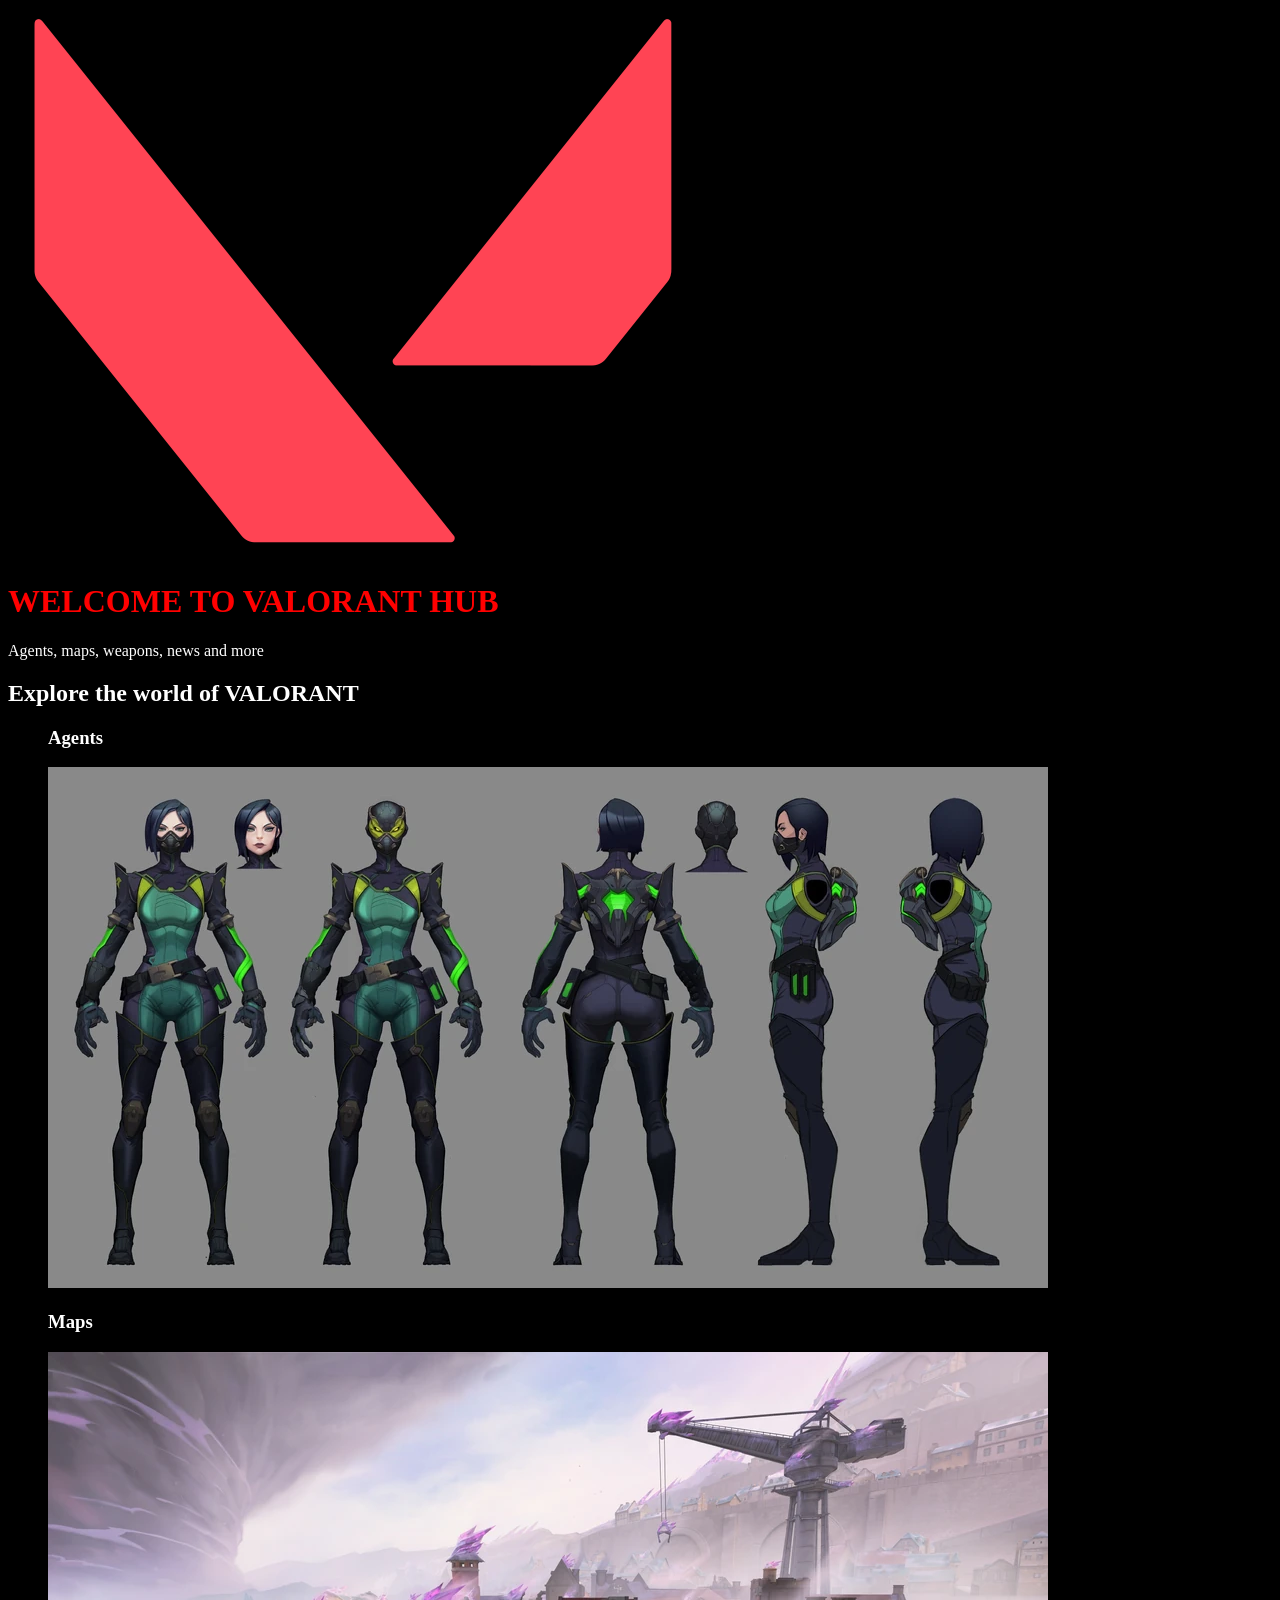
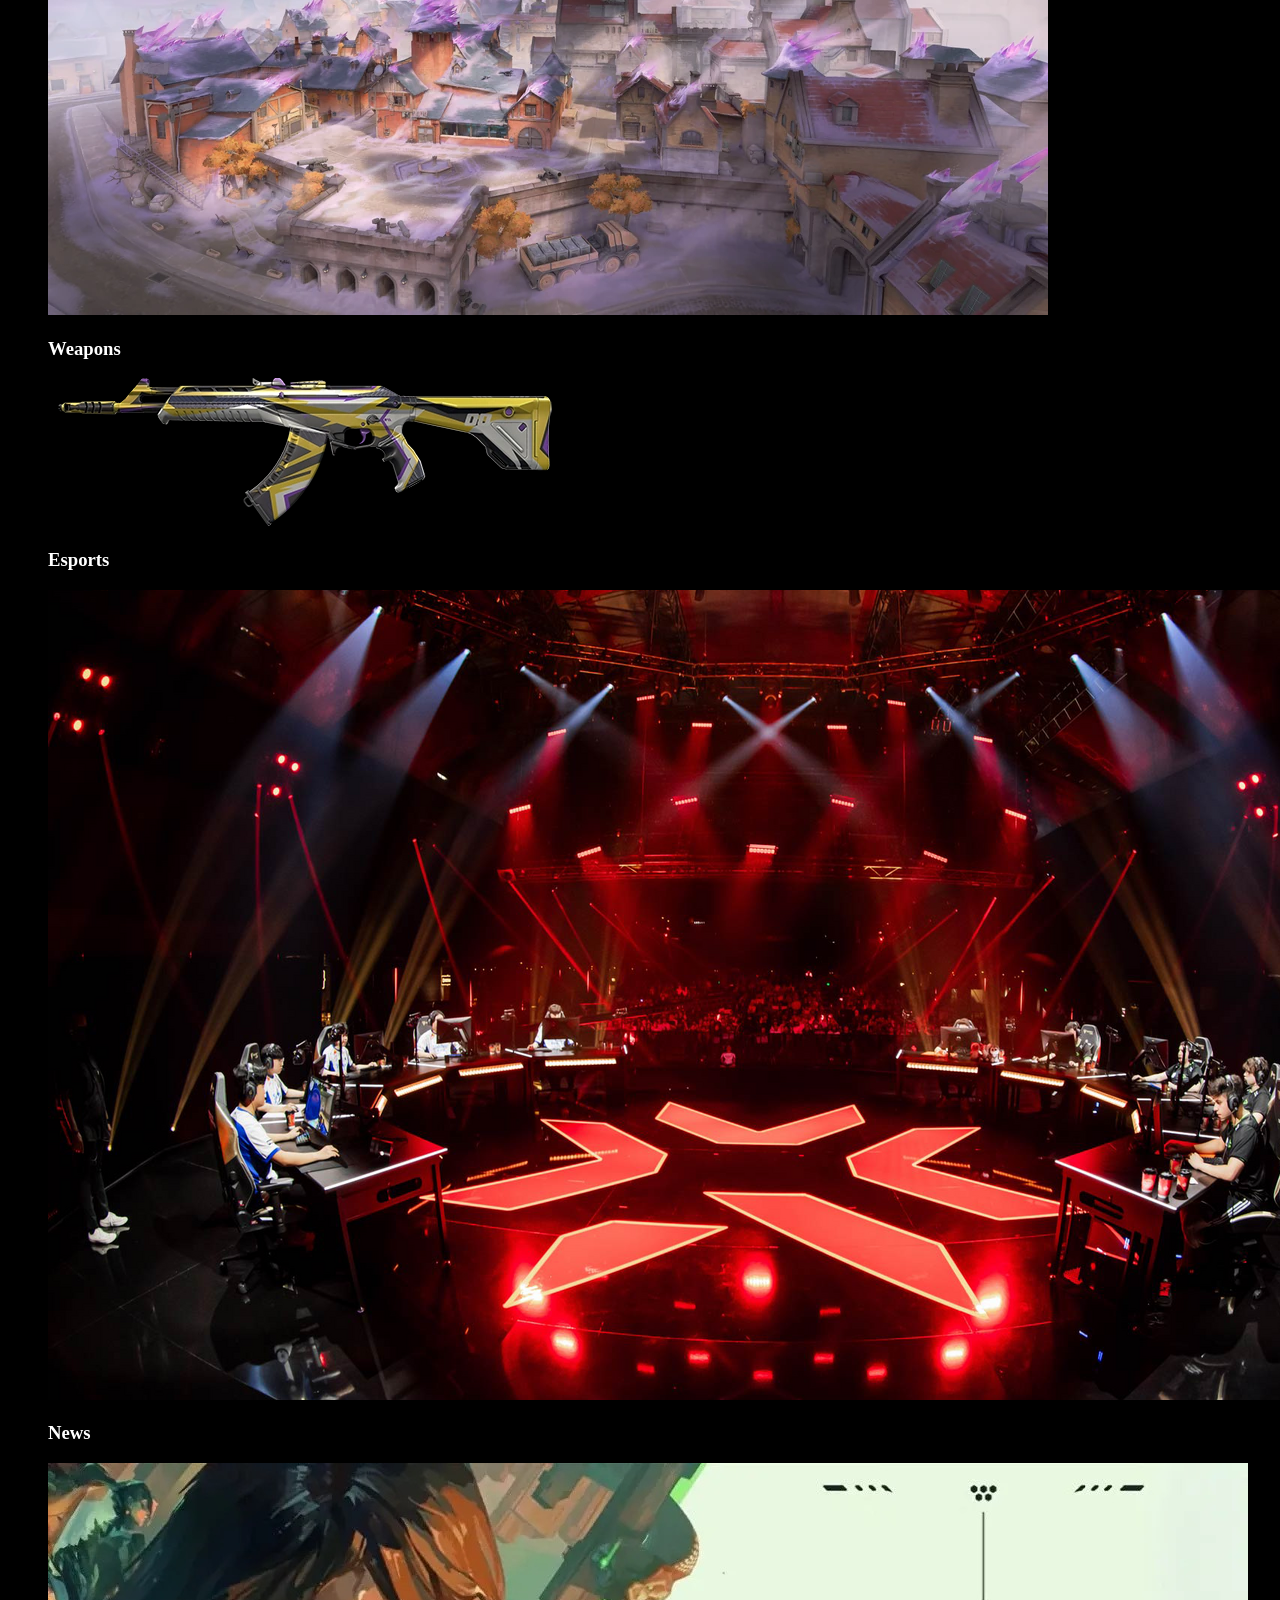
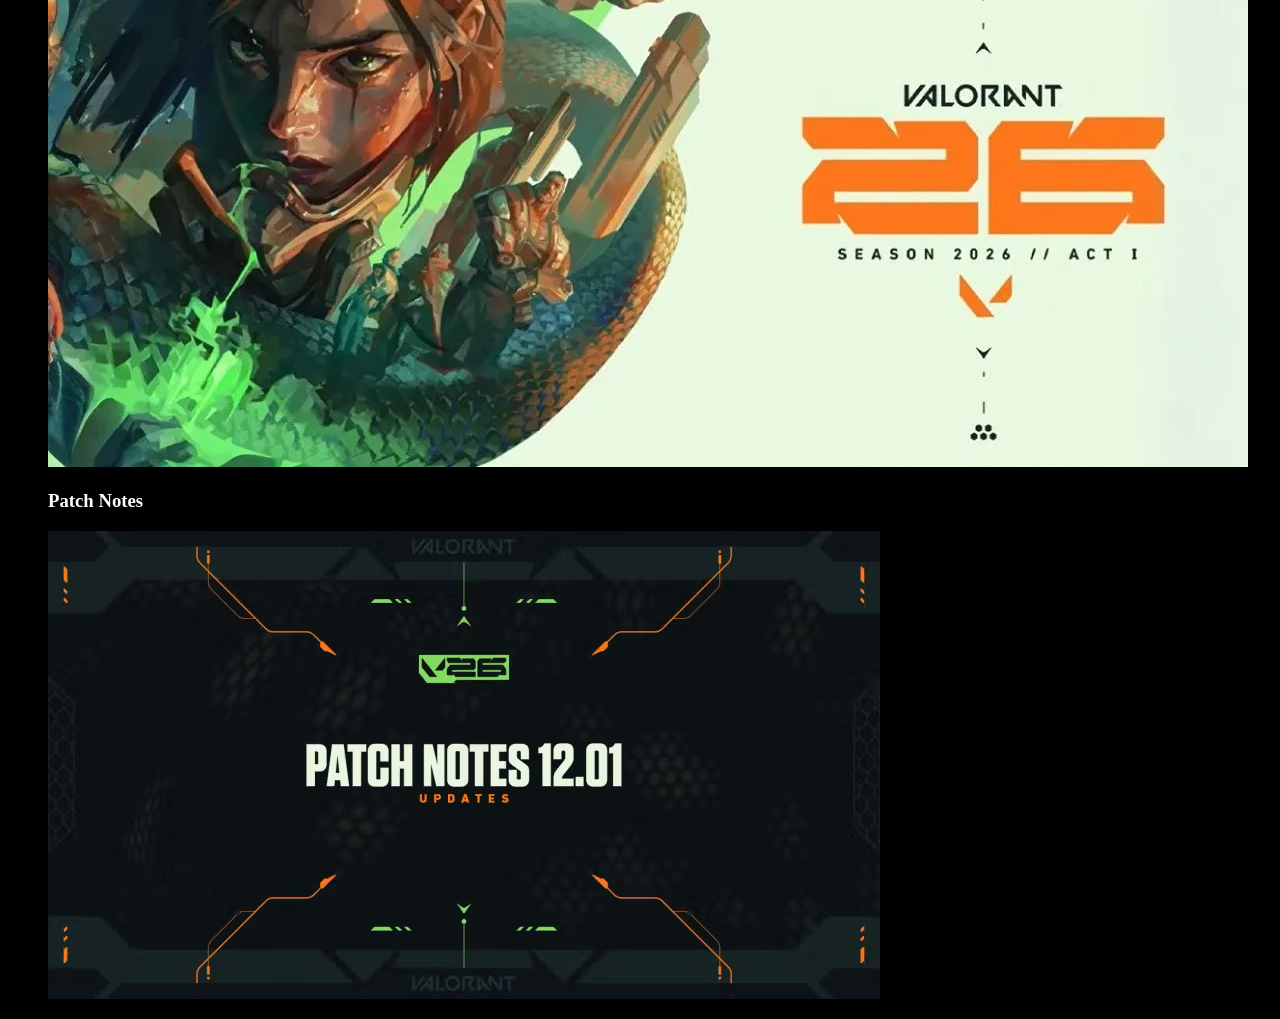
<file: myBlog/index.html>
<!-- remember to close the tags-->
<!--i can just type " !" and it will spawn the html base code for me -->

<!DOCTYPE html>
<!-- STRUGGLE #2: I successfully set the background color to black but now the text is not visible, do i need to change the text color one by one or there is a better/shorter/faster way? -->
<html lang="en" style="background-color: black">
<head>
    <meta charset="UTF-8">
    <meta name="viewport" content="width=, initial-scale=1.0">
    <title style="color: white"> VALORANT HUB </title>
</head>
<body>
    <!-- src - Specifies the source URL for external resources(img).
        alt - Provides text for an image if it cannot be displayed.
        STRUGGLE #1: the image is too large, how can i resize it and put it in the left upper corner? -->
    <img src="logo.png" alt="Valorant Hub Logo">
    <!-- id specifies the unique identifier for an element.
        style specifies the CSS styles for the element -->
    <h1 id="main-heading" style="color:red"> WELCOME TO VALORANT HUB </h1>
    <p style="color: white"> Agents, maps, weapons, news and more </p>
    <h2 style="color: white"> Explore the world of VALORANT </h2>
    <ul>
        <!-- STRUGGLE #3: "<li><h3...> is a good practice? or how can i make a list of headers? like a "-->
        <li><h3 style="color: white"> Agents </h3></li>
        <img src="agents-viper.webp" alt="Viper Agent Image">
        <li><h3 style="color: white"> Maps </h3></li>
        <img src="map-corrode.webp" alt="Corrode Map Image">
        <li><h3 style="color: white"> Weapons </h3></li>
        <img src="weapons-vandal.webp" alt="Vandal Weapon Image">
        <li><h3 style="color: white"> Esports </h3></li>
        <img src="valorant-esports.png" alt="Valorant Esports Image">
        <li><h3 style="color: white"> News </h3></li>
        <img src="valorant-news.jpg" alt="Valorant News Image">
        <li><h3 style="color: white"> Patch Notes </h3></li>
        <!-- .avif is a next-generation image format designed to make pictures on 
        the web look better while using much less data-->
        <img src="patch-notes.avif" alt="Patch Notes Image">
    </ul>
</body>
</html>
</file>
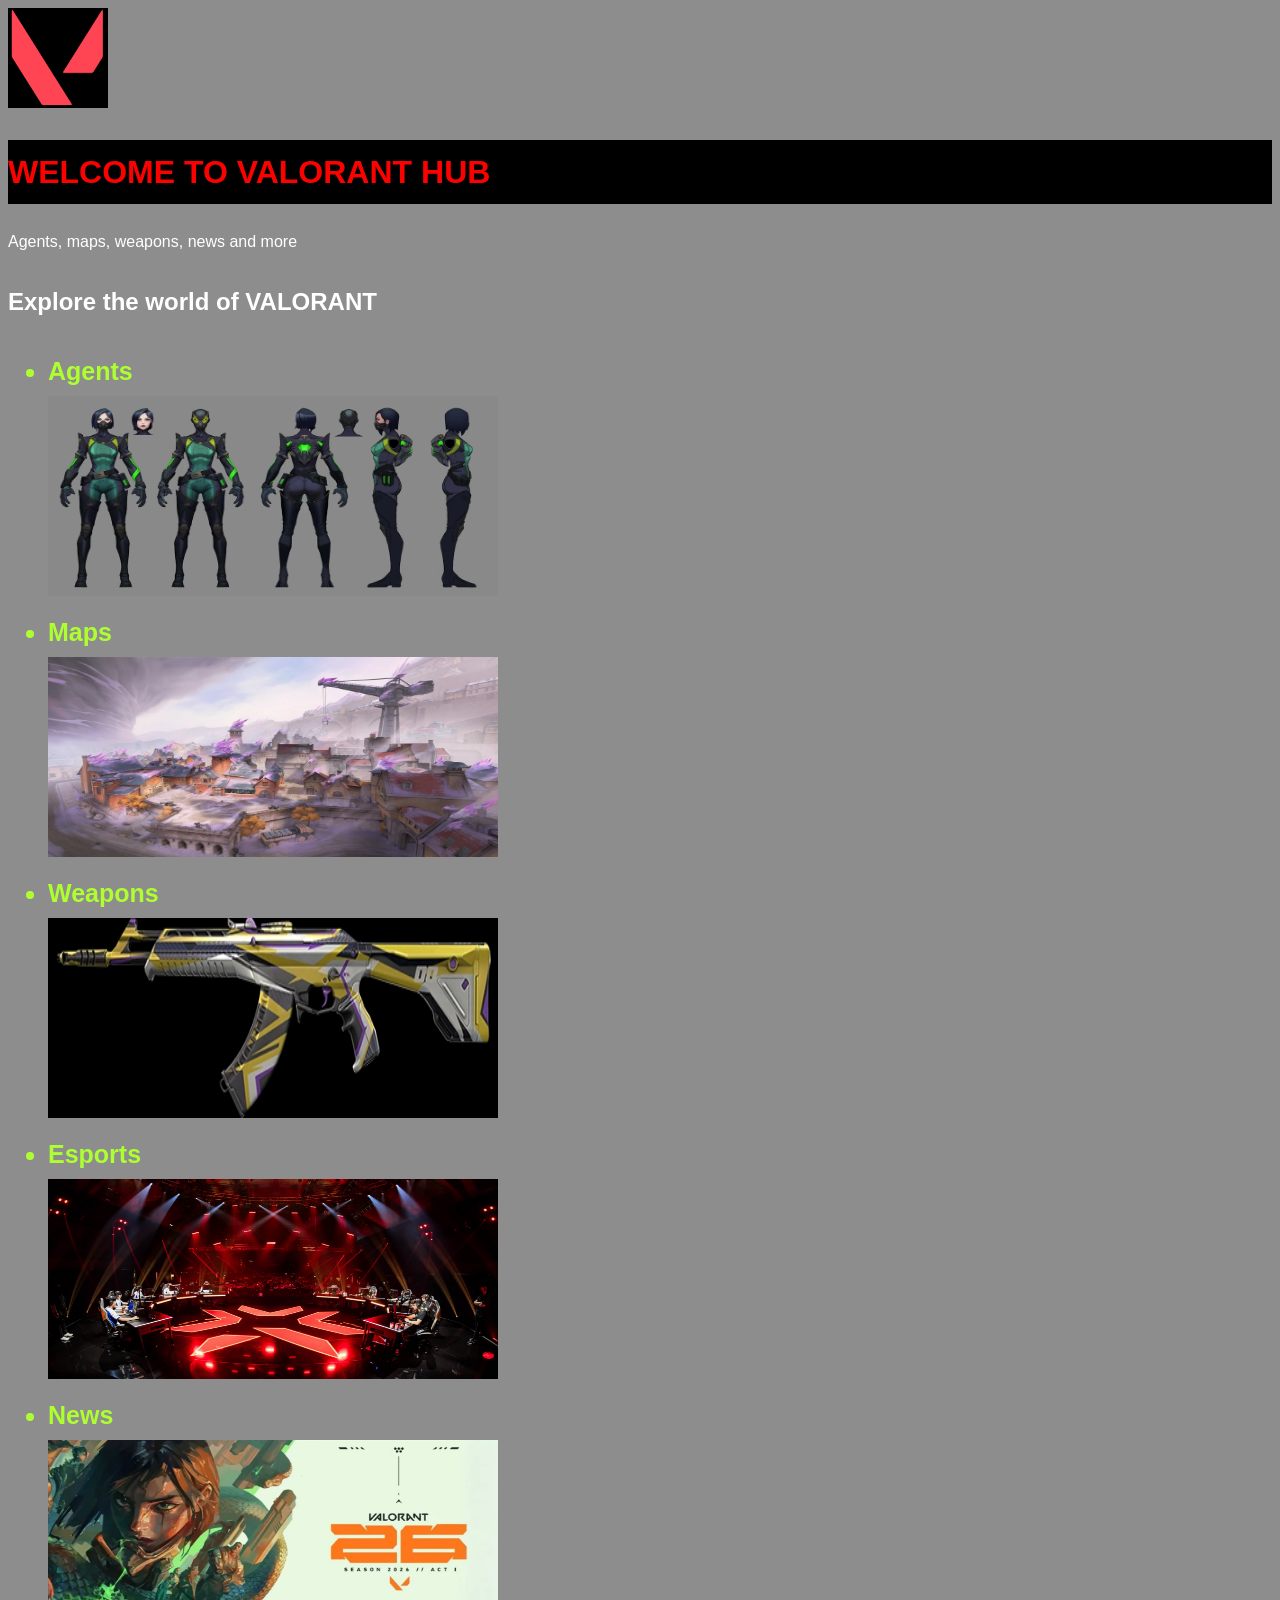
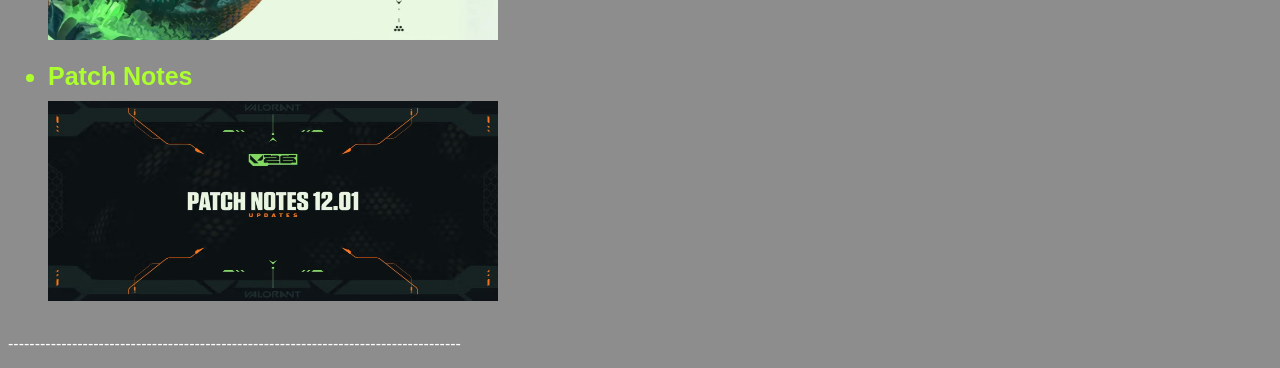
<file: myBlog/myBlog/index.html>
<!-- HTML HyperText Markup Language-->
<!-- remember to close the tags-->
<!--i can just type " !" and it will spawn the html base code for me -->

<!DOCTYPE html>
<!-- STRUGGLE #2: I successfully set the background color to black but now the text is not visible,
do i need to change the text color one by one or there is a better/shorter/faster way? -->
<html lang="en">
    <meta charset="UTF-8">
    <meta name="viewport" content="width=, initial-scale=1.0">
    <title> VALORANT HUB </title>
    <link rel="stylesheet" href="mystyle.css">
</head>
<body>
    <!-- src - Specifies the source URL for external resources(img).
        alt - Provides text for an image if it cannot be displayed.
        STRUGGLE #1: the image is too large, how can i resize it and put it in the left upper corner?. 
        STRUGGLE #4: How is the <div> tag used? -->
    <img src="logo.png" alt="Valorant Hub Logo">
    <!-- id specifies the unique identifier for an element.
        style specifies the CSS styles for the element -->
    <h1> WELCOME TO VALORANT HUB </h1>
    <p> Agents, maps, weapons, news and more </p>
    <h2> Explore the world of VALORANT </h2>
    <ul>
        <!-- STRUGGLE #3: "<li><h3...> is a good practice? or how can i make a list of headers? like a "-->
        <li> Agents </li>
        <img src="agents-viper.webp" alt="Viper Agent Image">
        <li> Maps </li>
        <img src="map-corrode.webp" alt="Corrode Map Image">
        <li> Weapons </li>
        <img src="weapons-vandal.webp" alt="Vandal Weapon Image">
        <li> Esports </li>
        <img src="valorant-esports.png" alt="Valorant Esports Image">
        <li> News </li>
        <img src="valorant-news.jpg" alt="Valorant News Image">
        <li> Patch Notes </li>
        <!-- .avif is a next-generation image format designed to make pictures on 
        the web look better while using much less data-->
        <img src="patch-notes.avif" alt="Patch Notes Image">
    </ul>
</body>
</html>
-------------------------------------------------------------------------------------
<!-- CSS Cascade Style Sheet -->
</file>
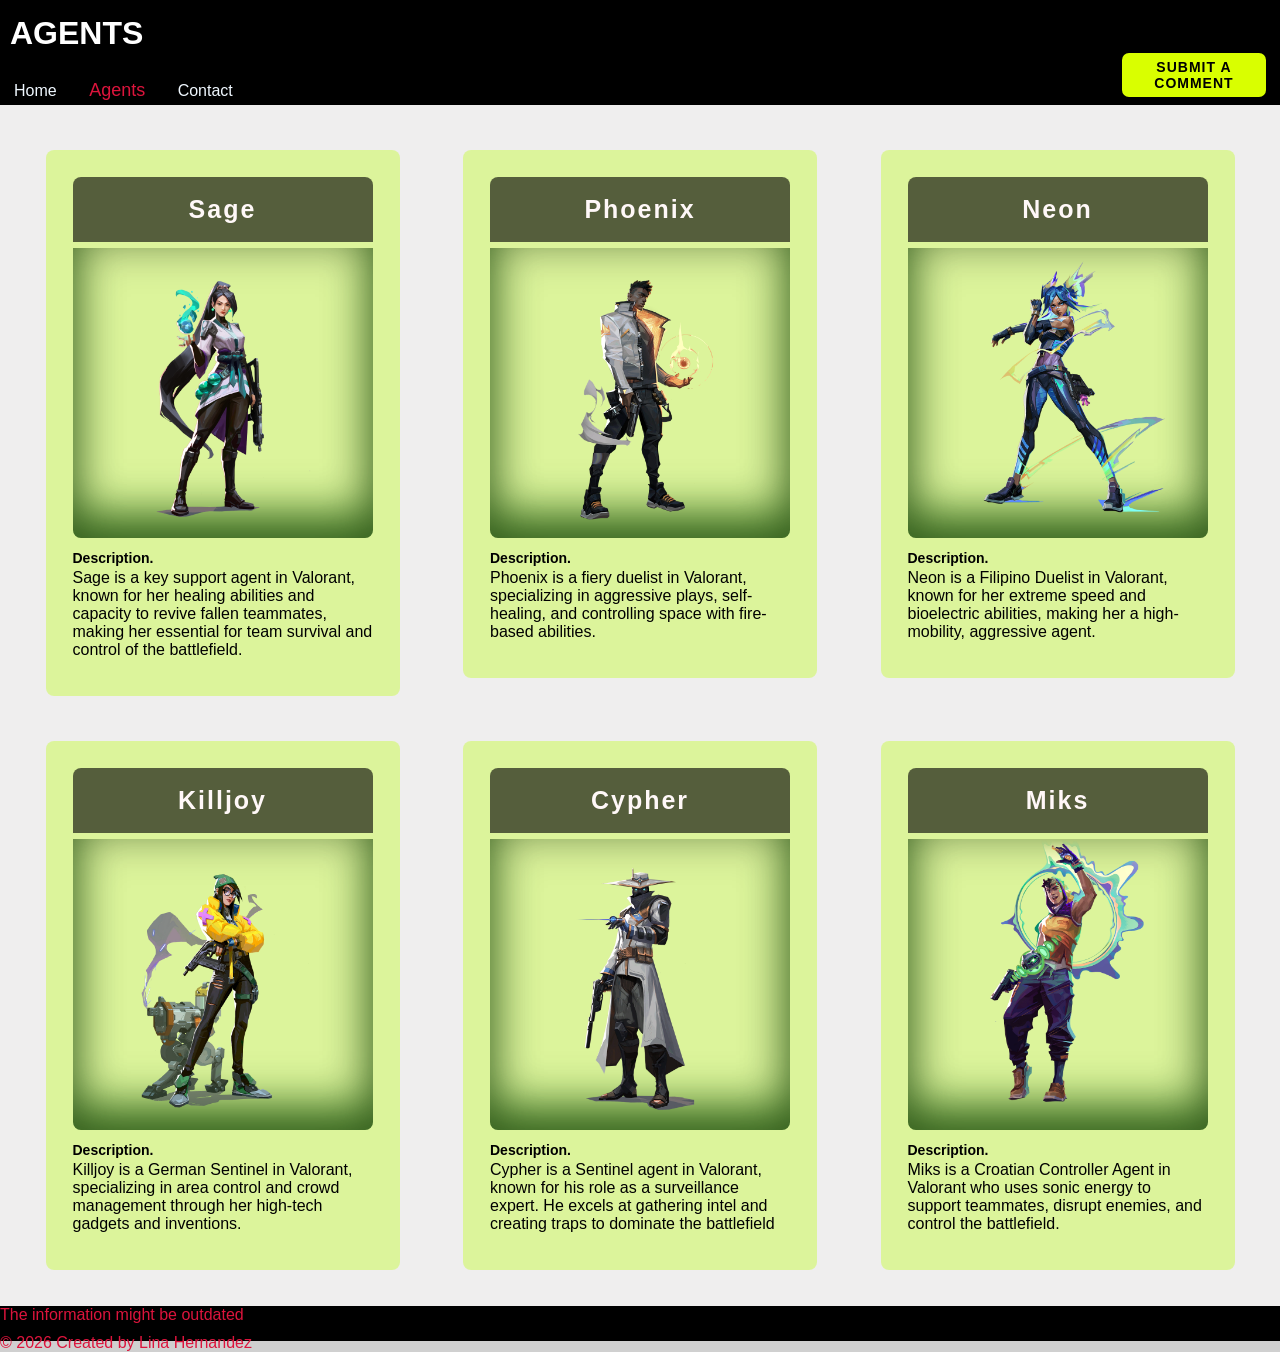
<file: myBlog/myBlog/agents.html>
<!DOCTYPE html>
<html lang="en">
<head>
    <meta charset="UTF-8">
    <meta name="viewport" content="width=device-width, initial-scale=1.0">
    <title>Agents</title>
    <style>
        .agents-flex{
            display: flex;
            flex-direction: row;
            justify-content: space-evenly; /* horizontally*/
            align-items: start; /*vertically*/
            background-color: rgb(239, 238, 238);
            height: auto;
            flex-wrap: wrap;
            padding-bottom: 4vh;
        }
        img{
            border-radius: 0 0 8px 8px;
            max-width: 50px;
            box-shadow: inset 0px -5px 45px 4px rgba(0, 0, 0, 0.292),
            inset 0px -25px 45px rgba(20, 91, 0, 0.75);
            padding-bottom: 2vh;
            
        }
        .card{
            width: 300px;
            height: auto;
            color: rgb(0, 0, 0);
            background-color: rgba(183, 255, 0, 0.35);
            border-radius: 8px;
            border-color: 1px 1px 1px 1px black;
            justify-content: space-around;
            align-items: flex-start;
            font-family: arial;
            text-align: center;
            margin-inline-start: 2vh;
            margin-inline-end: 2vh;
            margin-top: 5vh;
            padding: 3vh;
        }
            h2{
                color: rgb(255, 248, 248);
                font-weight: bolder;
                font-size: 25px;
                background-color: rgba(0, 0, 0, 0.61);
                border-radius: 8px 8px 0 0;
                padding: 2vh;
                justify-content: center;
                letter-spacing: 2px;
            }
            p{
                font-size: 12px;
                font-weight: normal;
                text-align: left;
            }
            h4{
                padding: 8px 0px 3px 0px;
                text-align: left;
                font-weight: bold;
                font-size: 14px;
            }
    </style>
<body>
    <header class="header-flex">
        <div class="header-title">
            <!-- <span> is used for styling a part of the text, is this line of code below correct?-->
            <h1>AGENTS</h1>
        </div>
        <div class="header-footer">
            <div class="header-menu">
                <nav>
                    <a href="home.html">Home</a>
                    <a href="agents.html"><span>Agents</span></a>
                    <a href="contact.html">Contact</a>
                </nav>
            </div>
            <div class="header-button">
            <a href="#" class="btn">Submit a comment</a>
            </div>
        </div>
    </header>
    <link rel="stylesheet" href="home.css">
</head>
<main>
    <section class="agents-flex">
        <div class="card">
            <h2> Sage</h2>
            <img src="sage.webp" alt="sage-image">
            <h4> Description.</h4>
            <p> Sage is a key support agent in Valorant, known for her healing abilities and capacity to 
                revive fallen teammates, making her essential for team survival and control of the battlefield.
            </p>
        </div>
        <div class="card">
            <h2> Phoenix</h2>
            <img src="phoenix.webp" alt="phoenix-image">
            <h4> Description.</h4>
            <p> Phoenix is a fiery duelist in Valorant, specializing 
                in aggressive plays, self-healing, and controlling space with fire-based abilities.
            </p>
        </div>
        <div class="card">
            <h2> Neon</h2>
            <img src="neon.webp" alt="neon-image">
            <h4> Description.</h4>
            <p> Neon is a Filipino Duelist in Valorant, known for her 
                extreme speed and bioelectric abilities, making her a high-mobility, aggressive agent.
        </div>
        <div class="card">
            <h2> Killjoy</h2>
            <img src="killjoy.webp" alt="killjoy-image">
            <h4> Description.</h4>
            <p> Killjoy is a German Sentinel in Valorant, specializing in area 
                control and crowd management through her high-tech gadgets and inventions.
            </p>
        </div>
        <div class="card">
            <h2> Cypher</h2>
            <img src="cypher.webp" alt="cypher-image">
            <h4> Description.</h4>
            <p>Cypher is a Sentinel agent in Valorant, known for his role as a surveillance expert. 
                He excels at gathering intel and creating traps to dominate the battlefield
        </div>
        <div class="card">
            <h2> Miks</h2>
            <img src="miks.webp" alt="miks-image">
            <h4> Description.</h4>
            <p> Miks is a Croatian Controller Agent in Valorant who uses sonic energy to support teammates, 
                disrupt enemies, and control the battlefield.
            </p>
        </div>
    </section>
</main>
<footer>
    <p> The information might be outdated </p>
    <p>© 2026 Created by Lina Hernandez</p>
</footer>
</body>
</html>
</file>
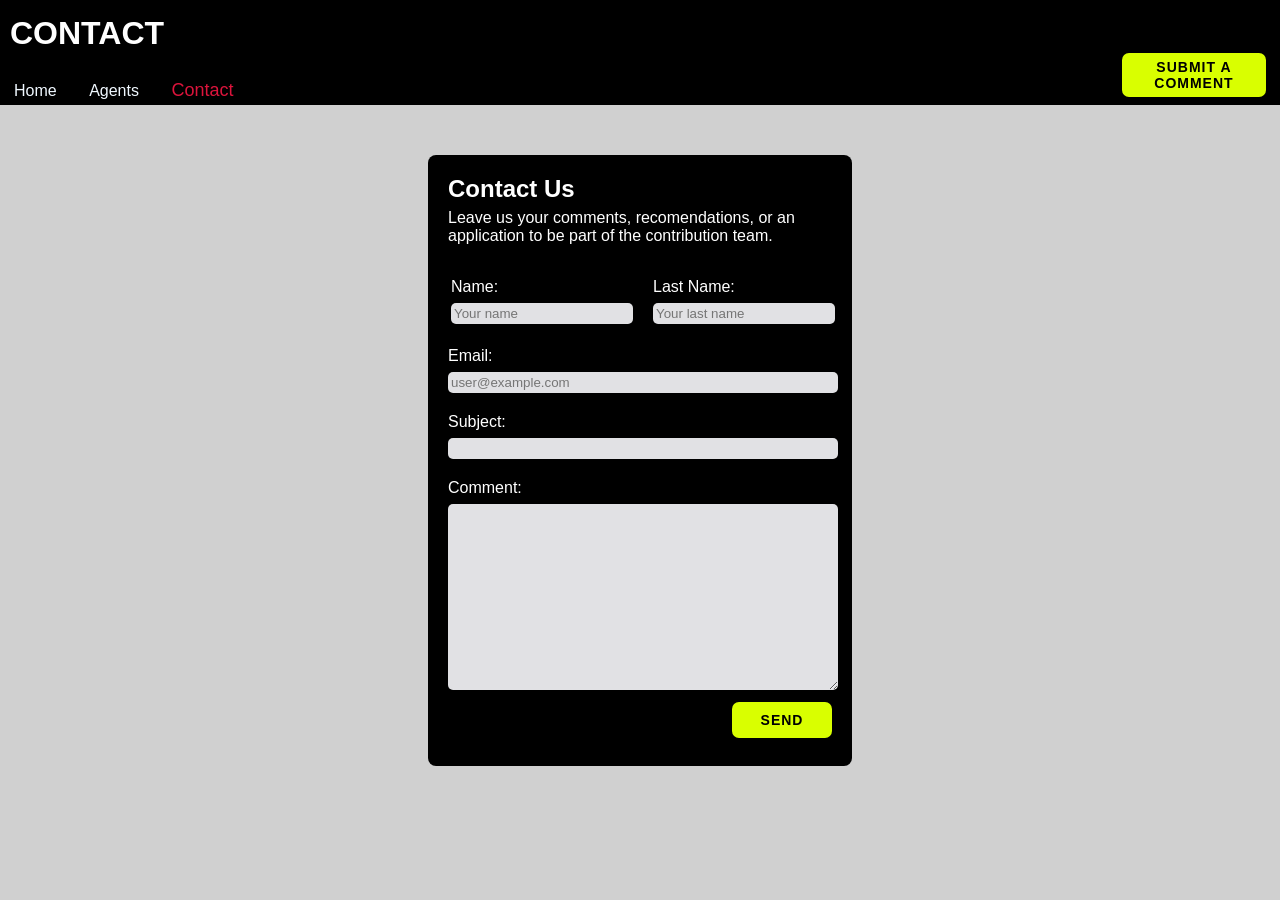
<file: myBlog/myBlog/contact.html>
<!DOCTYPE html>
<html lang="en">
<head>
    <meta charset="UTF-8">
    <meta name="viewport" content="width=device-width, initial-scale=1.0">
    <link rel="stylesheet" href="home.css">
    <title>Contact</title>
</head>
<body>
    <header class="header-flex">
        <div class="header-title">
            <!-- <span> is used for styling a part of the text, is this line of code below correct?-->
            <h1>CONTACT</h1>
        </div>
        <div class="header-footer">
            <div class="header-menu">
                <nav>
                    <a href="home.html">Home</a>
                    <a href="agents.html">Agents</a>
                    <a href="contact.html"><span>Contact</span></a>
                </nav>
            </div>
            <div class="header-button">
            <a href="#" class="btn">Submit a comment</a>
            </div>
        </div>
    </header>
    <main>
        <div class="form-container">
            <div class="form-header">
                <h2>Contact Us</h2>
                <p> Leave us your comments, recomendations, or an application to be part of the 
                    contribution team.</p>
            </div>
            <!--action will be use in the furter-->
        <form action="">
            <div class="full-name">
                <div class="input-container first-name">
                    <label>Name: </label>
                    <input type="text" placeholder="Your name" id="txtName" name="user_name">
                </div>
                <div class="input-container">
                    <label>Last Name: </label>
                    <input type="text" placeholder="Your last name" ="txtLastname" name="user_lastname">
                </div>
            </div>
            <div class="input-container">
                <label>Email: </label>
                <input type="email" placeholder="user@example.com" id="email" name="user_email">
            </div>
            <div class="input-container">
                <label>Subject: </label>
                <input type="text" id="subject" name="comment_subject">
            </div>
            <div class="input-container">
                <label>Comment: </label>
                <textarea></textarea>
            </div>
            <div class="btn-container">
                <button class="btn btn-form">Send</button>
            </div>
        </form>
        </div>
    </main>
</body>
</html>
</file>
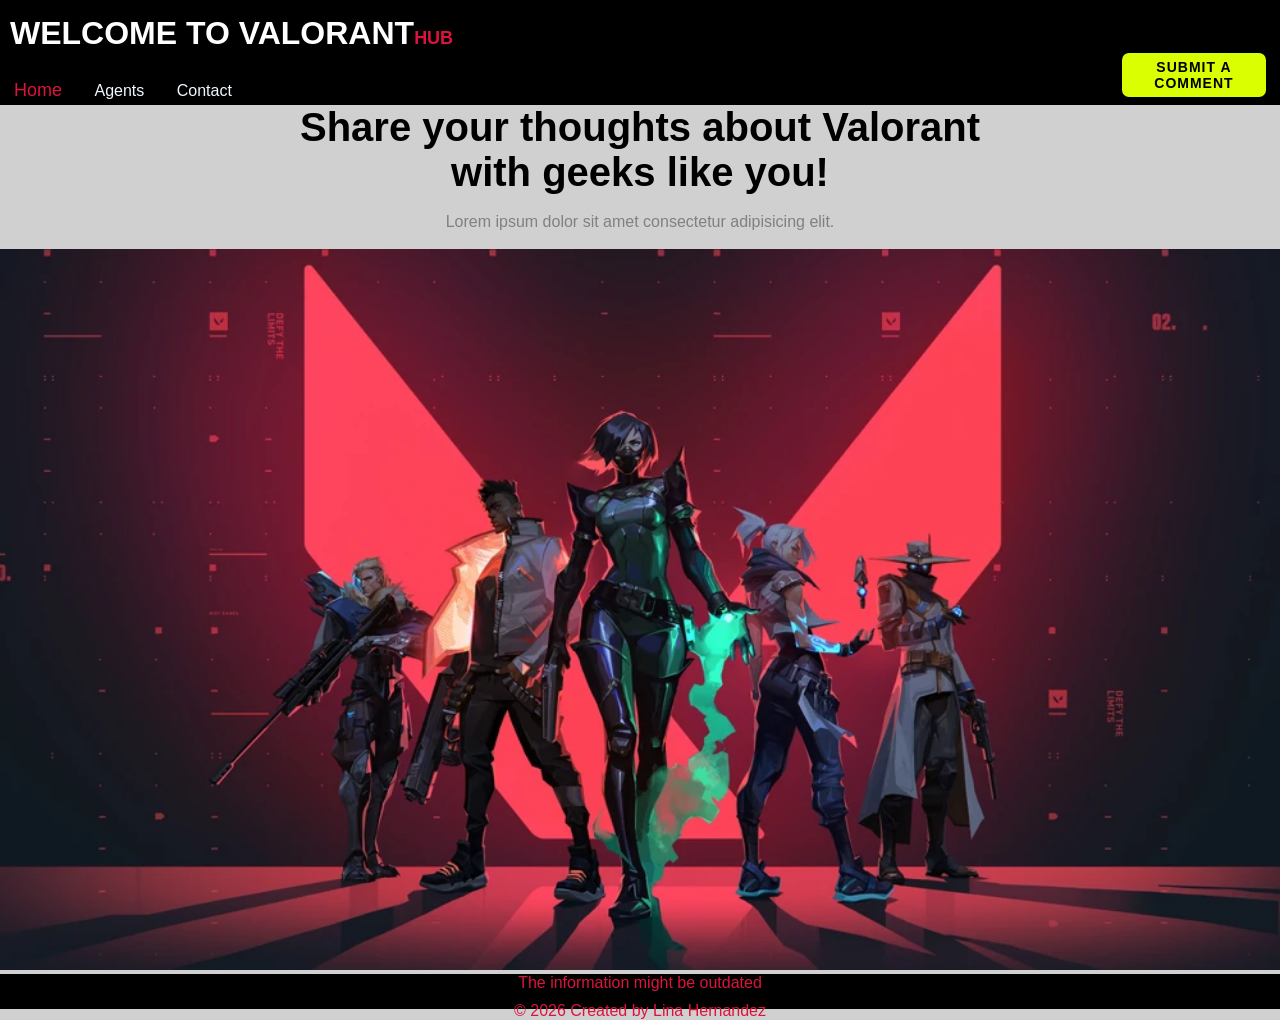
<file: myBlog/myBlog/home.html>
<!DOCTYPE html>
<html lang="en">
<head>
    <meta charset="UTF-8">
    <meta name="viewport" content="width=device-width, initial-scale=1.0">
    <title>ValorantHUB</title>
    <link rel="stylesheet" href="home.css">
</head>
<body>
    <header class="header-flex">
        <div class="header-title">
            <!-- <span> is used for styling a part of the text, is this line of code below correct?-->
            <h1> WELCOME TO VALORANT<span>HUB</span></h1>
        </div>
        <div class="header-footer">
            <div class="header-menu">
                <nav>
                    <a href="home.html"><span>Home</span></a>
                    <a href="agents.html">Agents</a>
                    <a href="contact.html">Contact</a>
                </nav>
            </div>
            <div class="header-botton">
            <a href="#" class="btn">Submit a comment</a>
            </div>
        </div>
    </header>
    <main>
        <p class="large-txt">Share your thoughts about Valorant with geeks like you!</p>
        <p class="secondary-txt">Lorem ipsum dolor sit amet consectetur adipisicing elit.</p>
        <img src="home.webp" alt="Valorant HomeImage">
    </main>
    <footer>
        <p> The information might be outdated </p>
        <p>© 2026 Created by Lina Hernandez</p>
    </footer>
</body>
</html>
</file>
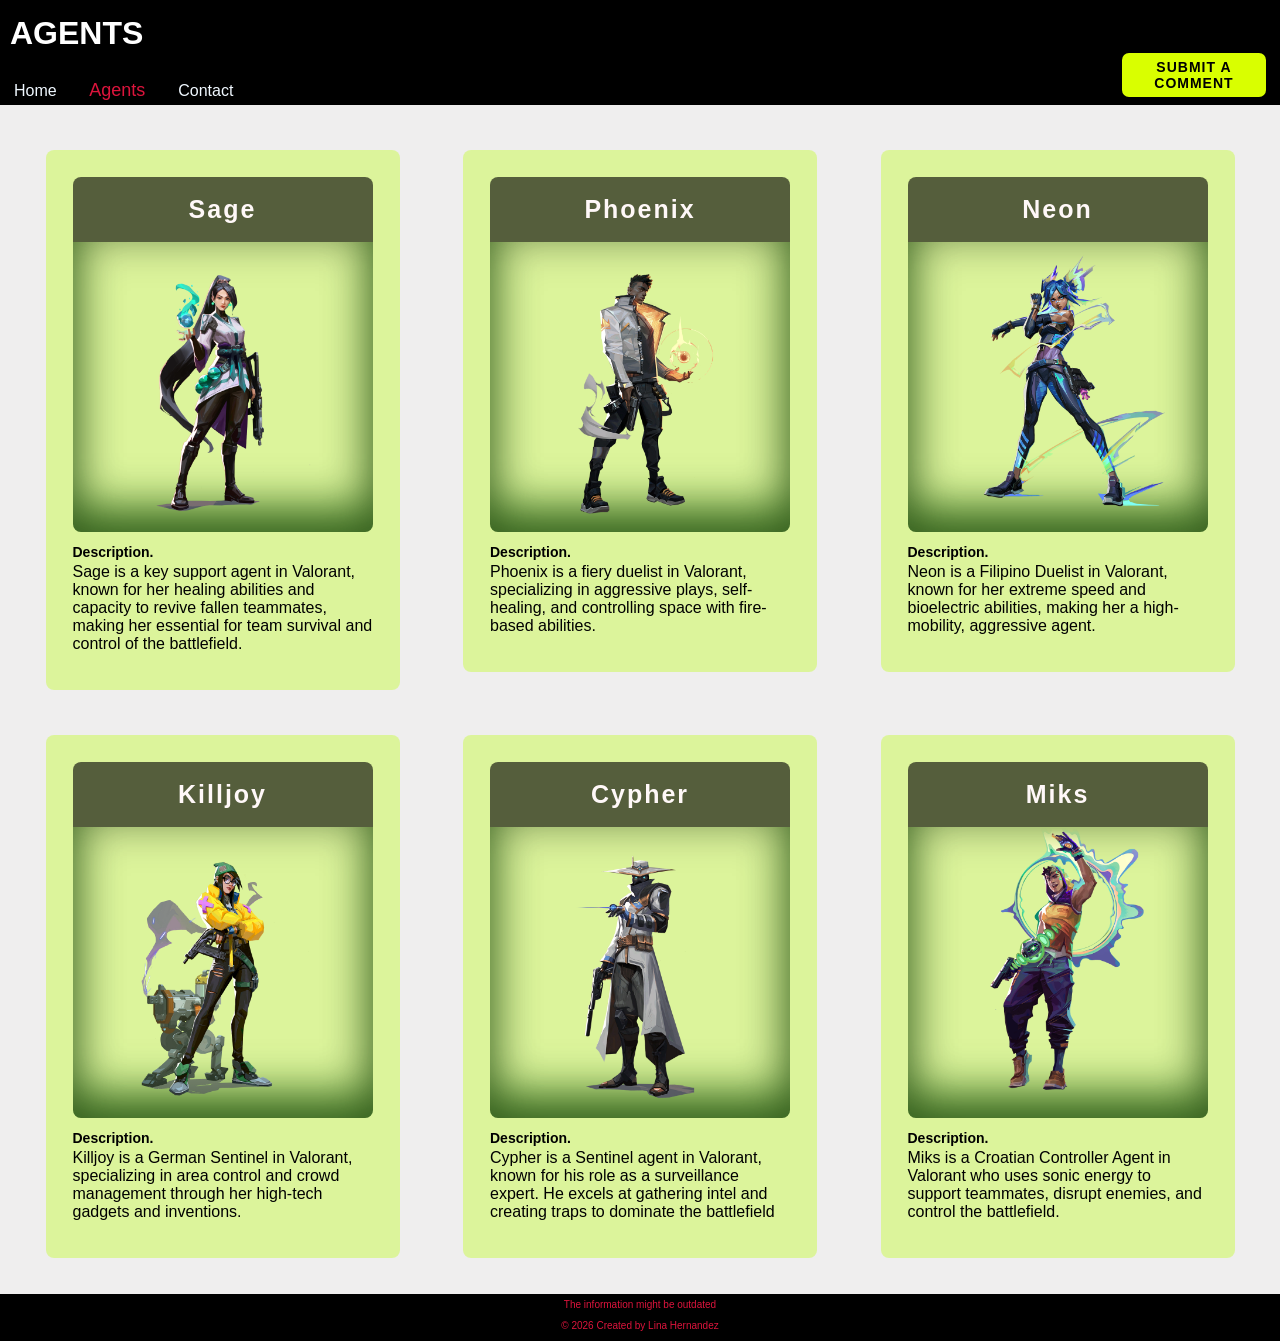
<file: myBlog/myBlog/myBlog/agents.html>
<!DOCTYPE html>
<html lang="en">
<head>
    <meta charset="UTF-8">
    <meta name="viewport" content="width=device-width, initial-scale=1.0">
    <link rel="stylesheet" href="home.css">
    <title>Agents</title>
<body>
    <header class="header-flex">
        <div class="header-title">
            <!-- <span> is used for styling a part of the text, is this line of code below correct?-->
            <h1>AGENTS</h1>
        </div>
        <div class="header-footer">
            <div class="header-menu">
                <nav>
                    <a href="home.html">Home</a>
                    <a href="agents.html"><span>Agents</</a>
                    <a href="contact.html">Contact</a>
                </nav>
            </div>
            <div class="header-button">
            <a href="#" class="btn">Submit a comment</a>
            </div>
        </div>
    </header>
    <link rel="stylesheet" href="home.css">
</head>
<main>
    <section class="agents-flex">
        <div class="card">
            <h2> Sage</h2>
            <img src="sage.webp" alt="sage-image">
            <h4> Description.</h4>
            <p> Sage is a key support agent in Valorant, known for her healing abilities and capacity to 
                revive fallen teammates, making her essential for team survival and control of the battlefield.
            </p>
        </div>
        <div class="card">
            <h2> Phoenix</h2>
            <img src="phoenix.webp" alt="phoenix-image">
            <h4> Description.</h4>
            <p> Phoenix is a fiery duelist in Valorant, specializing 
                in aggressive plays, self-healing, and controlling space with fire-based abilities.
            </p>
        </div>
        <div class="card">
            <h2> Neon</h2>
            <img src="neon.webp" alt="neon-image">
            <h4> Description.</h4>
            <p> Neon is a Filipino Duelist in Valorant, known for her 
                extreme speed and bioelectric abilities, making her a high-mobility, aggressive agent.
        </div>
        <div class="card">
            <h2> Killjoy</h2>
            <img src="killjoy.webp" alt="killjoy-image">
            <h4> Description.</h4>
            <p> Killjoy is a German Sentinel in Valorant, specializing in area 
                control and crowd management through her high-tech gadgets and inventions.
            </p>
        </div>
        <div class="card">
            <h2> Cypher</h2>
            <img src="cypher.webp" alt="cypher-image">
            <h4> Description.</h4>
            <p>Cypher is a Sentinel agent in Valorant, known for his role as a surveillance expert. 
                He excels at gathering intel and creating traps to dominate the battlefield
        </div>
        <div class="card">
            <h2> Miks</h2>
            <img src="miks.webp" alt="miks-image">
            <h4> Description.</h4>
            <p> Miks is a Croatian Controller Agent in Valorant who uses sonic energy to support teammates, 
                disrupt enemies, and control the battlefield.
            </p>
        </div>
    </section>
    </main>
    <footer>
        <p> The information might be outdated </p>
        <p>© 2026 Created by Lina Hernandez</p>
    </footer>
</body>
</html>
</file>
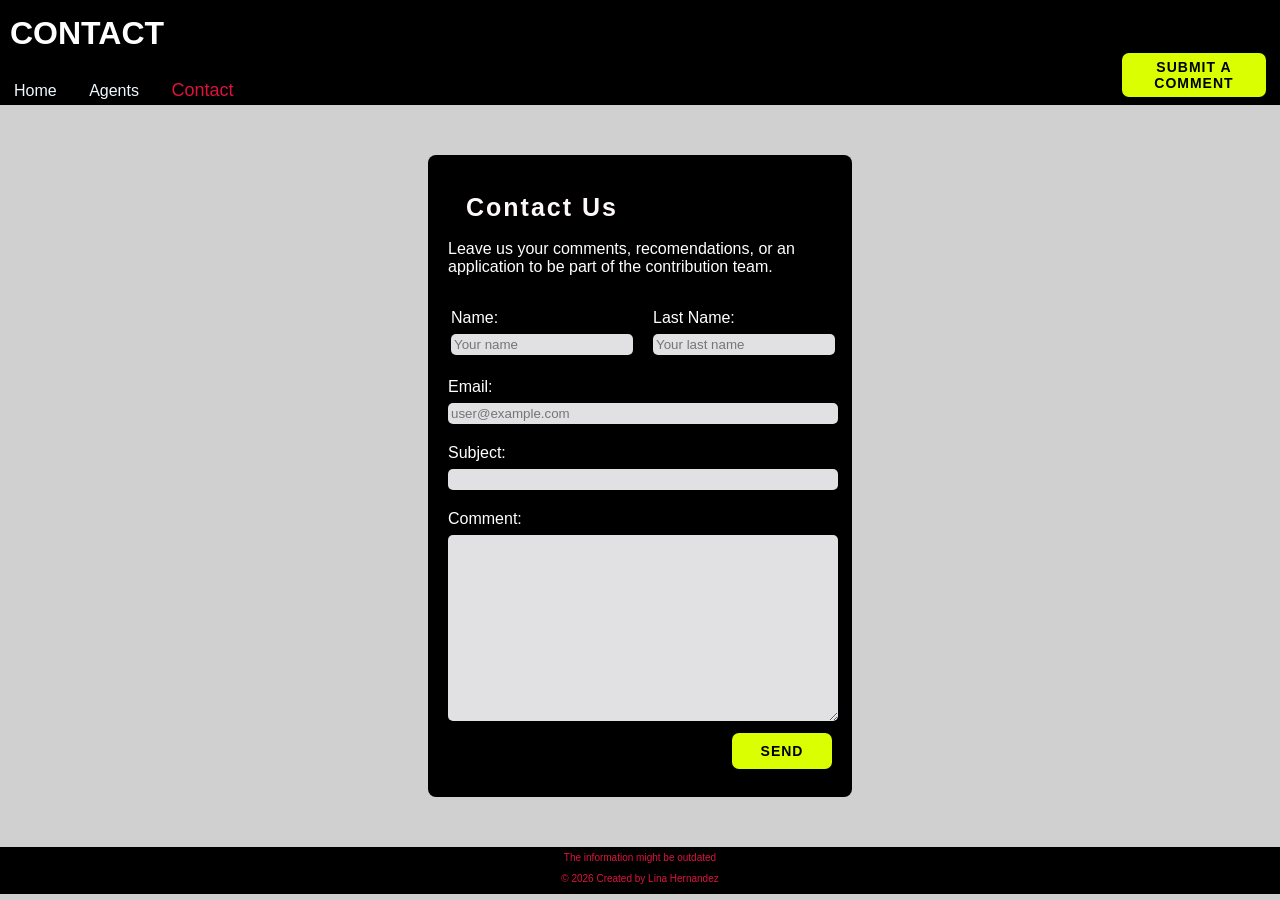
<file: myBlog/myBlog/myBlog/contact.html>
<!DOCTYPE html>
<html lang="en">
<head>
    <meta charset="UTF-8">
    <meta name="viewport" content="width=device-width, initial-scale=1.0">
    <link rel="stylesheet" href="home.css">
    <title>Contact</title>
</head>
<body>
    <header class="header-flex">
        <div class="header-title">
            <!-- <span> is used for styling a part of the text, is this line of code below correct?-->
            <h1>CONTACT</h1>
        </div>
        <div class="header-footer">
            <div class="header-menu">
                <nav>
                    <a href="home.html">Home</a>
                    <a href="agents.html">Agents</a>
                    <a href="contact.html"><span>Contact</span></a>
                </nav>
            </div>
            <div class="header-button">
            <a href="#" class="btn">Submit a comment</a>
            </div>
        </div>
    </header>
    <main>
        <div class="form-container">
            <div class="form-header">
                <h2>Contact Us</h2>
                <p> Leave us your comments, recomendations, or an application to be part of the 
                    contribution team.</p>
            </div>
            <!--action will be use in the furter-->
        <form action="">
            <div class="full-name">
                <div class="input-container first-name">
                    <label>Name: </label>
                    <input type="text" placeholder="Your name" id="txtName" name="user_name">
                </div>
                <div class="input-container">
                    <label>Last Name: </label>
                    <input type="text" placeholder="Your last name" ="txtLastname" name="user_lastname">
                </div>
            </div>
            <div class="input-container">
                <label>Email: </label>
                <input type="email" placeholder="user@example.com" id="email" name="user_email">
            </div>
            <div class="input-container">
                <label>Subject: </label>
                <input type="text" id="subject" name="comment_subject">
            </div>
            <div class="input-container">
                <label>Comment: </label>
                <textarea></textarea>
            </div>
            <div class="btn-container">
                <button class="btn btn-form">Send</button>
            </div>
        </form>
        </div>
    </main>
    <footer>
        <p> The information might be outdated </p>
        <p>© 2026 Created by Lina Hernandez</p>
    </footer>
</body>
</html>
</file>
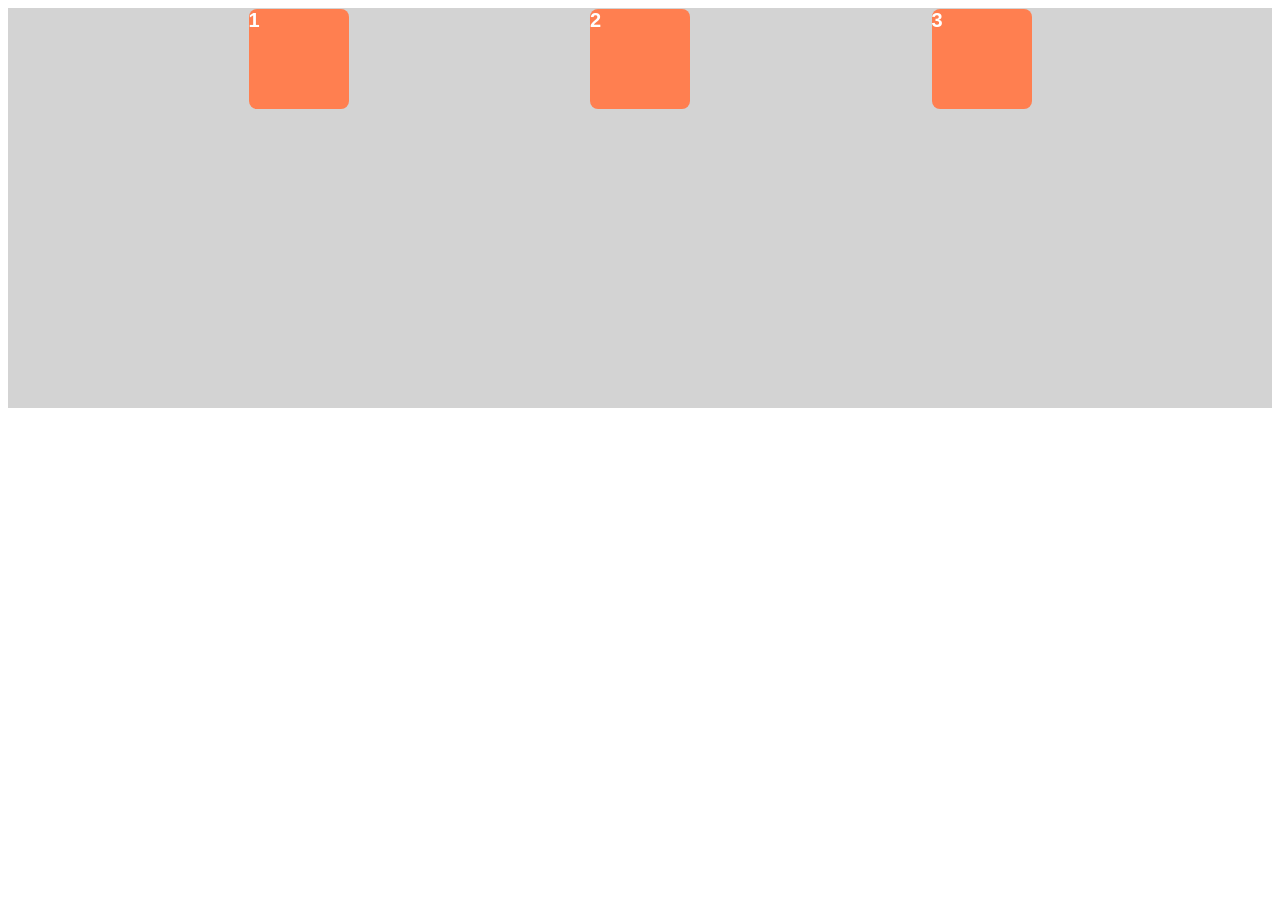
<file: myBlog/myBlog/Practice/flexbox.html>
<!DOCTYPE html>
<html lang="en">
<head>
    <meta charset="UTF-8">
    <meta name="viewport" content="width=device-width, initial-scale=1.0">
    <title>Document</title>
    <style>
        .container{
            display: flex;
            flex-direction: row;
            justify-content: space-evenly; /* horizontally*/
            align-items: flex-start; /*vertically*/
            background-color: lightgray;
            height: 400px;
        
        }
        .card{
            width: 100px;
            height: 100px;
            background-color: coral;
            margin: 1px;
            font-size: 20px;
            color: white;
            border-radius: 8px;
            font-weight: bold;
            font-family: arial;
        }
    </style>
</head>
<body> 
    <div class="container">
        <div class="card"> 1</div>
        <div class="card"> 2</div>
        <div class="card"> 3</div>
    </div>

</body>
</html>
</file>
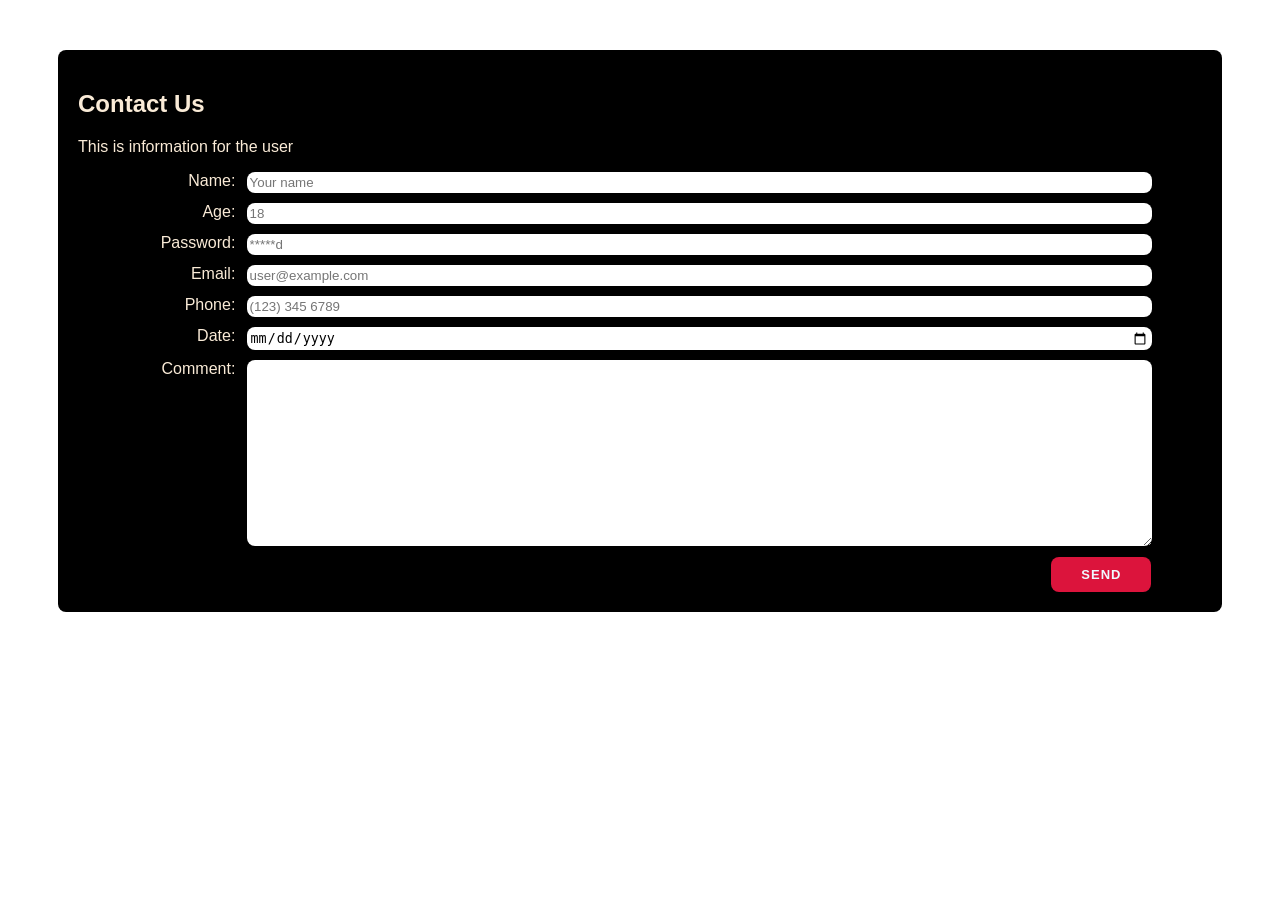
<file: myBlog/myBlog/Practice/form.html>
<!DOCTYPE html>
<html lang="en">
<head>
    <meta charset="UTF-8">
    <meta name="viewport" content="width=device-width, initial-scale=1.0">
    <title>Form</title>
    <link rel="stylesheet" href="form.css">
</head>
<body>
    <div class="form-container">
        <h2>Contact Us</h2>
        <p> This is information for the user</p>
        <!--action will be use in the furter-->
        <form action="">
            <div class="input-container">
                <label>Name: </label>
                <input type="text" placeholder="Your name" id="txtName" name="user_name">
            </div>
            <div class="input-container">
                <label>Age: </label>
                <input type="number" placeholder="18" id="intAge" name="user_age">
            </div>
            <div class="input-container">
                <label>Password: </label>
                <input type="password" placeholder="*****d" id="password" name="user_password">
            </div>
            <div class="input-container">
                <label>Email: </label>
                <input type="email" placeholder="user@example.com" id="email" name="user_email">
            </div>
            <div class="input-container">
                <label>Phone: </label>
                <input type="number" placeholder="(123) 345 6789" id="phone" name="user_phone">
            </div>
            <div class="input-container">
                <label>Date: </label>
                <input type="date" id="date" name="date_submited">
            </div>
            <div class="input-container">
                <label>Comment: </label>
                <textarea></textarea>
            </div>
            <div class="btn-container">
                <button class="btn">Send</button>
            </div>
        </form>
    </div>
</body>
</html>
</file>
<file: myBlog/myBlog/mystyle.css>
body {
    font-family: sans-serif;
    background-color: #8d8d8d;
    color: white;
    line-height: 2;
    img {
        width: 100px;
        height: 100px;
        background-color: black;
    }
    h1 {
        color: red;
        background-color: black;
    }
    li {
        color: greenyellow;
        font-size: 25px;
        font-weight: bold;
    }
    ul{
        img{ 
            width: 450px;
            height: 200px;
        }
    }
}
</file>
<file: myBlog/myBlog/home.css>
/*Question: if you want to put a diferent size of text and color in one 
paragraph of line, how can i do it?*/
/*Global*/
*{
    margin: 0;
    padding: 0;
}
body{
    font-family: sans-serif;
    background-color: rgb(208, 208, 208);
}

/*utilities*/
.btn{
    display: inline-block;
    background-color: rgb(217, 255, 0);
    padding: 6px; /* padding is for more "boton" space*/
    border-radius: 7px;
    color: black;
    text-align: center;
    font-size: 14px;
    text-transform: uppercase;
    font-weight: bolder;
    letter-spacing: 1px;
    margin-bottom: 8px;
}
a{
    flex-direction: row;
    color:aliceblue;
    text-decoration: none;
    margin-left: 14px;
    margin-right: 14px;
}
/*header*/
.header-flex{
    justify-content: space-between;
}
header{
    background-color: black;
    height: auto;
}
.header-title{
    color: white;
    margin-left: 10px;
    align-items: start;
    padding-top: 15px;
}
span{
    color: crimson;
    font-size: 18px;
}
.header-footer{
    display: flex;
    flex-direction: row;
    margin-top: 1px;
}
.header-menu{
    align-self: end;
    background-color: black;
    width: 100%;
    height: 25px;
}
img{
    min-width: 100%;
}

/*main*/
.large-txt{
    font-size: 40px;
    font-weight: bold;
    text-align: center;
    width: 60%;
    margin-left: auto;
    margin-right: auto; 
    margin-bottom: 2vh;
}
.secondary-txt{
    font-family: 14px;
    color: gray;
    text-align: center;
    margin-bottom: 2vh;

}
footer{
    color: crimson;
    background: black;
    align-content: flex-end;
    text-align: center;
    font-weight: normal;
    font-size: 10px;
    height: 35px;
}
/* form */
.form-container{
    justify-content: center;
    background-color: rgb(0, 0, 0);
    color: rgb(255, 255, 255);
    width: 30%;
    padding: 20px;
    margin: auto;
    margin-top: 50px;
    border-radius: 8px;
}
h2{
    margin-bottom: 6px;
}
p{
    font-size: medium;
    margin-bottom: 10px;
}
.input-container{
    width: 100%;
    margin-top: 10px;
    display: flex;
    flex-direction: column;
}
.full-name{
    display: flex;
    flex-direction: row;
}
.full-name .input-container{
    padding: 3px;
    border: none;
    border-radius: 5px;
}
.first-name{
    margin-right: 20px;
}

.full-name .input-container input{
    width: 100%;
}
.full-name label{
    min-width: 60%;
}
/*parent child*/
.input-container label{    
    width: 14%;
    margin-bottom: 7px;
    margin-top: 10px;
}
.input-container input{
    background-color: rgb(225, 225, 228);
    width: 100% ;
    padding: 3px;
    border: none;
    border-radius: 5px;
}
.form-container textarea{
    background-color: rgb(225, 225, 228);
    width: 100%;
    padding: 3px;
    border: none;
    border-radius: 5px;
}
textarea{
    min-height: 20vh;
    max-width: 100%;
}
.btn-form{
    padding: 10px;
    width: 100px;
    border: none;
}

.btn-container{
    /* display: flex; */
    text-align: right;
    margin-top: 3%;
}
</file>
<file: myBlog/myBlog/myBlog/home.css>
/*Question: if you want to put a diferent size of text and color in one 
paragraph of line, how can i do it?*/
/*Global*/
*{
    margin: 0;
    padding: 0;
}
body{
    font-family: sans-serif;
    background-color: rgb(208, 208, 208);
}

/*utilities*/
.btn{
    display: inline-block;
    background-color: rgb(217, 255, 0);
    padding: 6px; /* padding is for more "boton" space*/
    border-radius: 7px;
    color: black;
    text-align: center;
    font-size: 14px;
    text-transform: uppercase;
    font-weight: bolder;
    letter-spacing: 1px;
    margin-bottom: 8px;
}
a{
    flex-direction: row;
    color:aliceblue;
    text-decoration: none;
    margin-left: 14px;
    margin-right: 14px;
}
/*header*/
.header-flex{
    justify-content: space-between;
}
header{
    background-color: black;
    height: auto;
}
.header-title{
    color: white;
    margin-left: 10px;
    align-items: start;
    padding-top: 15px;
}
span{
    color: crimson;
    font-size: 18px;
}
.header-footer{
    display: flex;
    flex-direction: row;
    margin-top: 1px;
}
.header-menu{
    align-self: end;
    background-color: black;
    width: 100%;
    height: 25px;
}
img{
    min-width: 100%;
}

/*main*/
.large-txt{
    font-size: 40px;
    font-weight: bold;
    text-align: center;
    width: 60%;
    margin-left: auto;
    margin-right: auto; 
    margin-bottom: 2vh;
}
.secondary-txt{
    font-family: 14px;
    color: gray;
    text-align: center;
    margin-bottom: 2vh;

}
footer {
    background: black;
    align-content: flex-end;
    height: auto;
}
footer p{
    margin-top: 5px;
    color: crimson;
    text-align: center;
    font-weight: normal;
    font-size: 10px;

}
/* agents */
.agents-flex{
    display: flex;
    flex-direction: row;
    justify-content: space-evenly; /* horizontally*/
    align-items: start; /*vertically*/
    background-color: rgb(239, 238, 238);
    height: auto;
    flex-wrap: wrap;
    padding-bottom: 4vh;
}
img{
    border-radius: 0 0 8px 8px;
    max-width: 10%;
    box-shadow: inset 0px -5px 45px 4px rgba(0, 0, 0, 0.292),
    inset 0px -25px 45px rgba(20, 91, 0, 0.75);
    padding-bottom: 2vh;
}
.card{
    width: 300px;
    height: auto;
    color: rgb(0, 0, 0);
    background-color: rgba(183, 255, 0, 0.35);
    border-radius: 8px;
    border-color: 1px 1px 1px 1px black;
    justify-content: space-around;
    align-items: flex-start;
    font-family: arial;
    text-align: center;
    margin-inline-start: 2vh;
    margin-inline-end: 2vh;
    margin-top: 5vh;
    padding: 3vh;
}
h2{
    color: rgb(255, 248, 248);
    font-weight: bolder;
    font-size: 25px;
    background-color: rgba(0, 0, 0, 0.61);
    border-radius: 8px 8px 0 0;
    padding: 2vh;
    justify-content: center;
    letter-spacing: 2px;
}
p{
    font-size: 12px;
    font-weight: normal;
    text-align: left;
}
h4{
    padding: 8px 0px 3px 0px;
    text-align: left;
    font-weight: bold;
    font-size: 14px;
}

/* form */
.form-container{
    justify-content: center;
    background-color: rgb(0, 0, 0);
    color: rgb(255, 255, 255);
    width: 30%;
    padding: 20px;
    margin: auto;
    margin-top: 50px;
    margin-bottom: 50px;
    border-radius: 8px;
}

p{
    font-size: medium;
    margin-bottom: 10px;
}
.input-container{
    width: 100%;
    margin-top: 10px;
    display: flex;
    flex-direction: column;
}
.full-name{
    display: flex;
    flex-direction: row;
}
.full-name .input-container{
    padding: 3px;
    border: none;
    border-radius: 5px;
}
.first-name{
    margin-right: 20px;
}

.full-name .input-container input{
    width: 100%;
}
.full-name label{
    min-width: 60%;
}
/*parent child*/
.input-container label{    
    width: 14%;
    margin-bottom: 7px;
    margin-top: 10px;
}
.input-container input{
    background-color: rgb(225, 225, 228);
    width: 100% ;
    padding: 3px;
    border: none;
    border-radius: 5px;
}
.form-container textarea{
    background-color: rgb(225, 225, 228);
    width: 100%;
    padding: 3px;
    border: none;
    border-radius: 5px;
}
textarea{
    min-height: 20vh;
    max-width: 100%;
}
.btn-form{
    padding: 10px;
    width: 100px;
    border: none;
}

.btn-container{
    /* display: flex; */
    text-align: right;
    margin-top: 3%;
}
</file>
<file: myBlog/myBlog/Practice/form.css>
body{
    font-family: arial;
}
.form-container{
    color: antiquewhite;
    padding: 20px;
    margin: 50px;
    background-color: rgb(0, 0, 0);
    border-radius: 8px;
}
.input-container{
    display: flex;
    flex-direction: row;
    margin-bottom: 10px;
}

/*parent child*/
.input-container label{
    width: 14%;
    text-align: right;
    margin-right: 1%;
}
.input-container input,
.form-container textarea{
    width: 80%;
    padding: 3px;
    border: none;
    border-radius: 8px;
}
textarea{
    min-height: 20vh;
}
.btn{
    background-color: crimson;
    color: aliceblue;
    padding: 10px;
    width: 100px;
    border: none;
    text-transform: uppercase;
    font-size: 13px;
    letter-spacing: 1px;
    border-radius: 8px;
    font-weight: bolder;
    box-shadow: 10px 5px, 2px,rgb(255, 255, 255) ;

}
.btn-container{
    display: flex;
    justify-content: flex-end;
    margin-right: 4.5%;
    margin-top: 1%;
}
</file>
